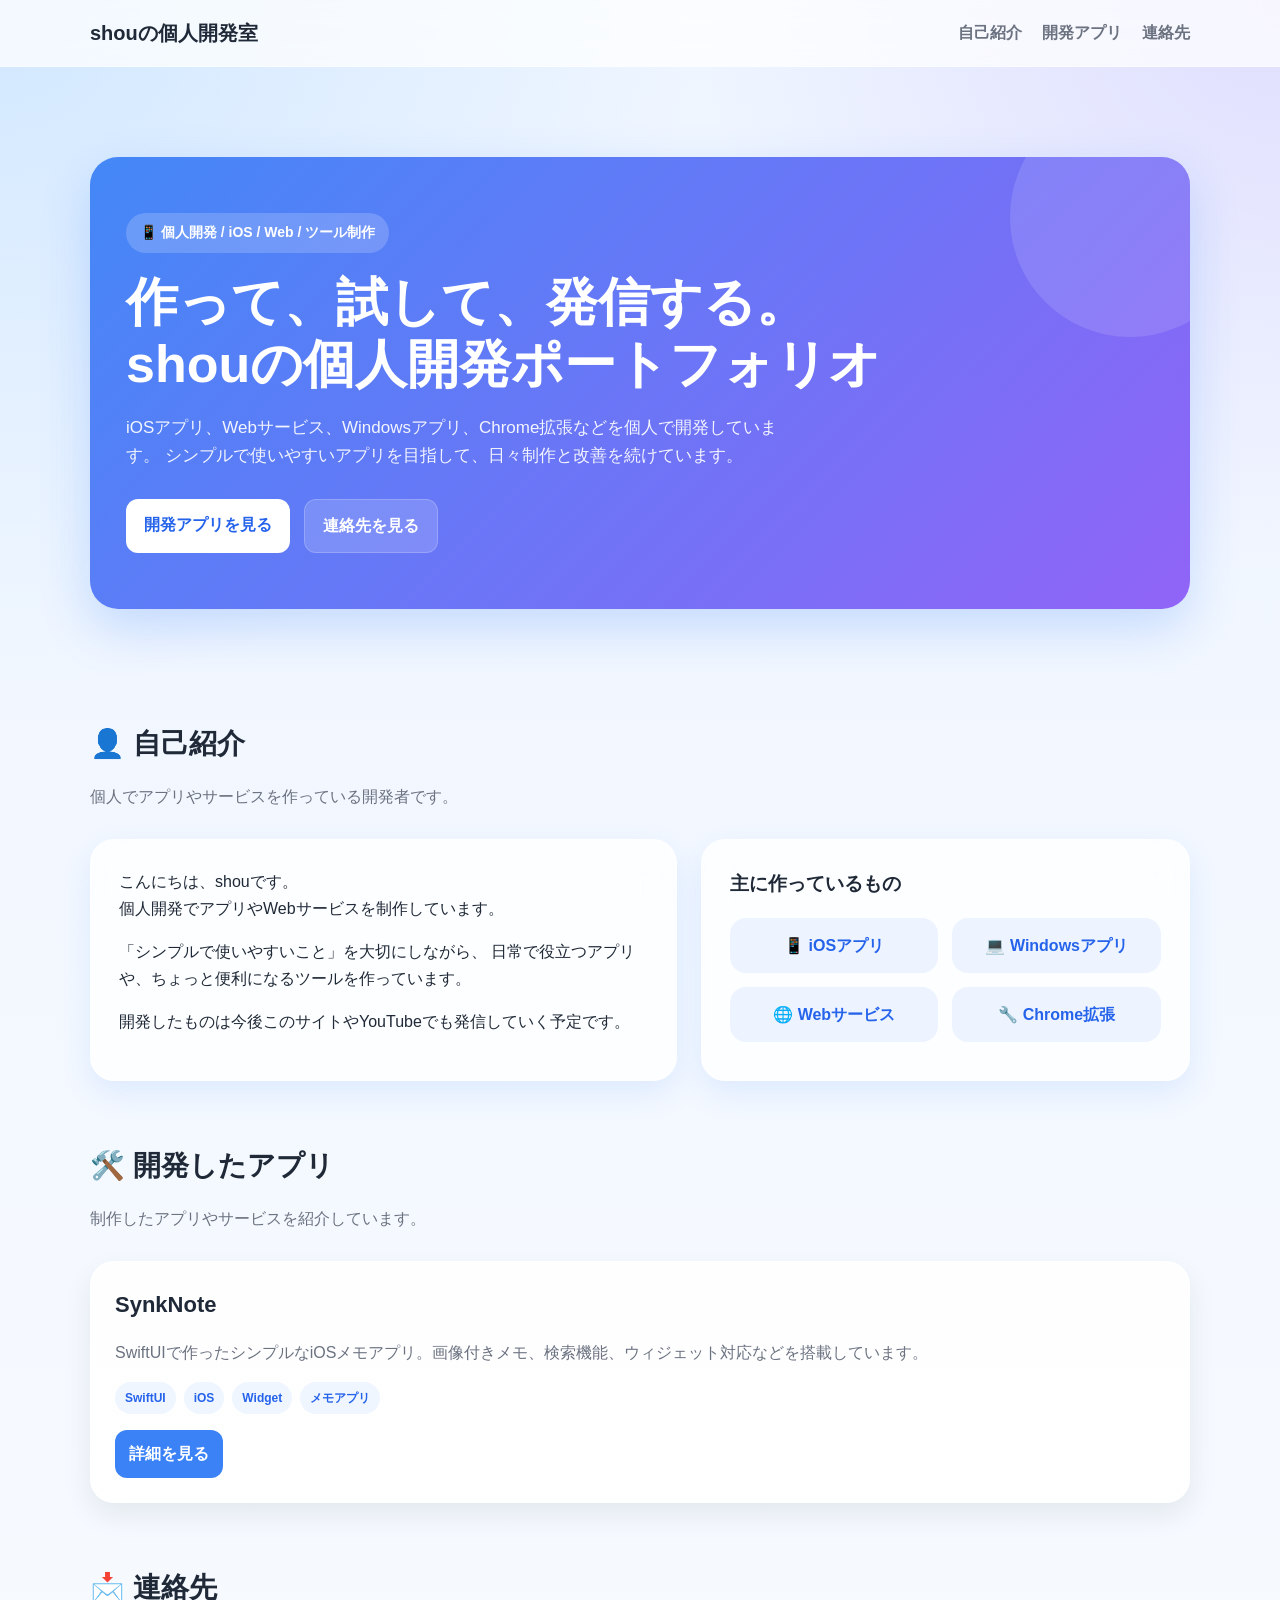
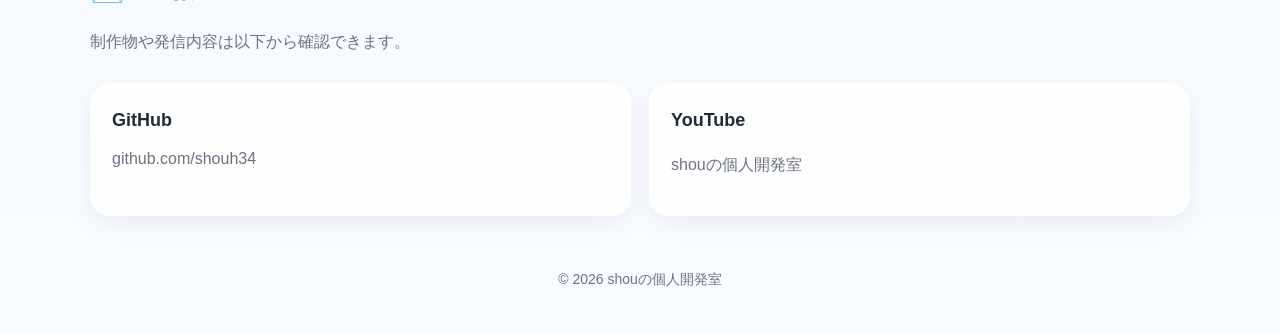
<file: index.html>
<!DOCTYPE html>
<html lang="ja">
<head>
  <meta charset="UTF-8" />
  <meta name="viewport" content="width=device-width, initial-scale=1.0" />
  <title>shouの個人開発室</title>
  <style>
    :root {
      --bg: #f6f9ff;
      --card: rgba(255, 255, 255, 0.78);
      --text: #1f2937;
      --subtext: #6b7280;
      --main: #3b82f6;
      --main-dark: #2563eb;
      --accent: #8b5cf6;
      --border: rgba(255, 255, 255, 0.4);
      --shadow: 0 12px 30px rgba(59, 130, 246, 0.12);
    }

    * {
      box-sizing: border-box;
    }

    html {
      scroll-behavior: smooth;
    }

    body {
      margin: 0;
      font-family: -apple-system, BlinkMacSystemFont, "Helvetica Neue", sans-serif;
      background:
        radial-gradient(circle at top left, rgba(79, 172, 254, 0.18), transparent 30%),
        radial-gradient(circle at top right, rgba(139, 92, 246, 0.15), transparent 25%),
        linear-gradient(180deg, #eef5ff 0%, #f8fbff 100%);
      color: var(--text);
      line-height: 1.7;
    }

    a {
      color: inherit;
      text-decoration: none;
    }

    .container {
      width: min(1100px, calc(100% - 32px));
      margin: 0 auto;
    }

    /* ヘッダー */
    header {
      position: sticky;
      top: 0;
      z-index: 100;
      backdrop-filter: blur(12px);
      background: rgba(255, 255, 255, 0.72);
      border-bottom: 1px solid rgba(255, 255, 255, 0.4);
    }

    .header-inner {
      display: flex;
      justify-content: space-between;
      align-items: center;
      padding: 16px 0;
    }

    .logo {
      font-size: 20px;
      font-weight: 800;
      color: var(--text);
    }

    nav {
      display: flex;
      gap: 20px;
      flex-wrap: wrap;
    }

    nav a {
      color: var(--subtext);
      font-weight: 600;
      transition: 0.2s;
    }

    nav a:hover {
      color: var(--main);
    }

    /* ヒーロー */
    .hero {
      padding: 90px 0 60px;
    }

    .hero-box {
      background: linear-gradient(135deg, rgba(59,130,246,0.95), rgba(139,92,246,0.95));
      color: white;
      border-radius: 28px;
      padding: 56px 36px;
      box-shadow: 0 20px 50px rgba(59, 130, 246, 0.24);
      position: relative;
      overflow: hidden;
    }

    .hero-box::after {
      content: "";
      position: absolute;
      width: 240px;
      height: 240px;
      background: rgba(255,255,255,0.12);
      border-radius: 50%;
      top: -60px;
      right: -60px;
    }

    .hero-tag {
      display: inline-block;
      padding: 8px 14px;
      border-radius: 999px;
      background: rgba(255,255,255,0.18);
      font-size: 14px;
      font-weight: 700;
      margin-bottom: 18px;
    }

    .hero h1 {
      font-size: clamp(32px, 5vw, 52px);
      line-height: 1.2;
      margin: 0 0 18px;
    }

    .hero p {
      font-size: 17px;
      margin: 0;
      max-width: 680px;
      color: rgba(255,255,255,0.92);
    }

    .hero-buttons {
      display: flex;
      gap: 14px;
      flex-wrap: wrap;
      margin-top: 28px;
    }

    .btn {
      display: inline-block;
      padding: 12px 18px;
      border-radius: 12px;
      font-weight: 700;
      transition: 0.2s ease;
    }

    .btn-primary {
      background: white;
      color: var(--main-dark);
    }

    .btn-primary:hover {
      transform: translateY(-2px);
    }

    .btn-secondary {
      background: rgba(255,255,255,0.16);
      color: white;
      border: 1px solid rgba(255,255,255,0.2);
    }

    .btn-secondary:hover {
      transform: translateY(-2px);
    }

    /* 共通セクション */
    section {
      padding: 28px 0 10px;
    }

    .section-title {
      font-size: 28px;
      margin-bottom: 10px;
    }

    .section-desc {
      color: var(--subtext);
      margin-bottom: 28px;
    }

    /* カード */
    .glass-card {
      background: var(--card);
      backdrop-filter: blur(14px);
      border: 1px solid var(--border);
      box-shadow: var(--shadow);
      border-radius: 24px;
      padding: 28px;
    }

    /* 自己紹介 */
    .about-grid {
      display: grid;
      grid-template-columns: 1.2fr 1fr;
      gap: 24px;
      align-items: stretch;
    }

    .about-text p {
      margin-top: 0;
      color: var(--text);
    }

    .skill-list {
      display: grid;
      grid-template-columns: repeat(2, 1fr);
      gap: 14px;
      margin-top: 18px;
    }

    .skill-item {
      background: rgba(59,130,246,0.08);
      border-radius: 16px;
      padding: 14px;
      font-weight: 700;
      color: var(--main-dark);
      text-align: center;
    }

    /* アプリ */
    .apps {
      display: grid;
      grid-template-columns: repeat(auto-fit, minmax(280px, 1fr));
      gap: 24px;
    }

    .app-card {
      background: rgba(255,255,255,0.85);
      border: 1px solid rgba(255,255,255,0.5);
      border-radius: 24px;
      padding: 24px;
      box-shadow: 0 12px 28px rgba(15, 23, 42, 0.08);
      transition: 0.25s ease;
    }

    .app-card:hover {
      transform: translateY(-6px);
      box-shadow: 0 18px 40px rgba(15, 23, 42, 0.12);
    }

    .app-icon {
      width: 300px;
      height: 400px;
      border-radius: 22px;
      object-fit: cover;
      display: block;
      margin-bottom: 18px;
      box-shadow: 0 10px 24px rgba(0,0,0,0.12);
    }

    .app-card h3 {
      margin: 0 0 10px;
      font-size: 22px;
    }

    .app-card p {
      color: var(--subtext);
      margin-bottom: 16px;
    }

    .tag-wrap {
      display: flex;
      gap: 8px;
      flex-wrap: wrap;
      margin-bottom: 16px;
    }

    .tag {
      display: inline-block;
      padding: 6px 10px;
      border-radius: 999px;
      background: #eff6ff;
      color: var(--main-dark);
      font-size: 12px;
      font-weight: 700;
    }

    .app-link {
      display: inline-block;
      padding: 10px 14px;
      border-radius: 12px;
      background: var(--main);
      color: white;
      font-weight: 700;
    }

    .app-link:hover {
      background: var(--main-dark);
    }

    /* 連絡先 */
    .contact-links {
      display: grid;
      grid-template-columns: repeat(auto-fit, minmax(240px, 1fr));
      gap: 18px;
    }

    .contact-card {
      background: rgba(255,255,255,0.84);
      border-radius: 20px;
      padding: 22px;
      box-shadow: 0 8px 24px rgba(0,0,0,0.06);
    }

    .contact-card h3 {
      margin-top: 0;
      margin-bottom: 10px;
      font-size: 18px;
    }

    .contact-card p,
    .contact-card a {
      color: var(--subtext);
      word-break: break-all;
    }

    footer {
      text-align: center;
      padding: 42px 20px;
      color: var(--subtext);
      font-size: 14px;
    }

    @media (max-width: 820px) {
      .about-grid {
        grid-template-columns: 1fr;
      }

      .header-inner {
        flex-direction: column;
        gap: 12px;
      }

      nav {
        justify-content: center;
      }
    }

    @media (max-width: 600px) {
      .hero {
        padding-top: 50px;
      }

      .hero-box {
        padding: 34px 22px;
        border-radius: 22px;
      }

      .skill-list {
        grid-template-columns: 1fr;
      }

      .section-title {
        font-size: 24px;
      }
    }
  </style>
</head>
<body>

  <header>
    <div class="container header-inner">
      <div class="logo">shouの個人開発室</div>
      <nav>
        <a href="#about">自己紹介</a>
        <a href="#apps">開発アプリ</a>
        <a href="#contact">連絡先</a>
      </nav>
    </div>
  </header>

  <main class="container">

    <section class="hero">
      <div class="hero-box">
        <div class="hero-tag">📱 個人開発 / iOS / Web / ツール制作</div>
        <h1>作って、試して、発信する。<br>shouの個人開発ポートフォリオ</h1>
        <p>
          iOSアプリ、Webサービス、Windowsアプリ、Chrome拡張などを個人で開発しています。
          シンプルで使いやすいアプリを目指して、日々制作と改善を続けています。
        </p>
        <div class="hero-buttons">
          <a href="#apps" class="btn btn-primary">開発アプリを見る</a>
          <a href="#contact" class="btn btn-secondary">連絡先を見る</a>
        </div>
      </div>
    </section>

    <section id="about">
      <h2 class="section-title">👤 自己紹介</h2>
      <p class="section-desc">個人でアプリやサービスを作っている開発者です。</p>

      <div class="about-grid">
        <div class="glass-card about-text">
          <p>
            こんにちは、shouです。<br>
            個人開発でアプリやWebサービスを制作しています。
          </p>
          <p>
            「シンプルで使いやすいこと」を大切にしながら、
            日常で役立つアプリや、ちょっと便利になるツールを作っています。
          </p>
          <p>
            開発したものは今後このサイトやYouTubeでも発信していく予定です。
          </p>
        </div>

        <div class="glass-card">
          <h3 style="margin-top:0;">主に作っているもの</h3>
          <div class="skill-list">
            <div class="skill-item">📱 iOSアプリ</div>
            <div class="skill-item">💻 Windowsアプリ</div>
            <div class="skill-item">🌐 Webサービス</div>
            <div class="skill-item">🔧 Chrome拡張</div>
          </div>
        </div>
      </div>
    </section>

    <section id="apps">
      <h2 class="section-title">🛠️ 開発したアプリ</h2>
      <p class="section-desc">制作したアプリやサービスを紹介しています。</p>

      <div class="apps">
        <div class="app-card">
          <h3>SynkNote</h3>
          <p>
            SwiftUIで作ったシンプルなiOSメモアプリ。画像付きメモ、検索機能、ウィジェット対応などを搭載しています。
          </p>

          <div class="tag-wrap">
            <span class="tag">SwiftUI</span>
            <span class="tag">iOS</span>
            <span class="tag">Widget</span>
            <span class="tag">メモアプリ</span>
          </div>

          <a href="develop.html" class="app-link">詳細を見る</a>
        </div>
      </div>
    </section>

    <section id="contact">
      <h2 class="section-title">📩 連絡先</h2>
      <p class="section-desc">制作物や発信内容は以下から確認できます。</p>

      <div class="contact-links">
        <div class="contact-card">
          <h3>GitHub</h3>
          <a href="https://github.com/shouh34" target="_blank" rel="noopener noreferrer">
            github.com/shouh34
          </a>
        </div>

        <div class="contact-card">
          <h3>YouTube</h3>
          <p>shouの個人開発室</p>
        </div>
      </div>
    </section>

  </main>

  <footer>
    © 2026 shouの個人開発室
  </footer>

</body>
</html>
</file>
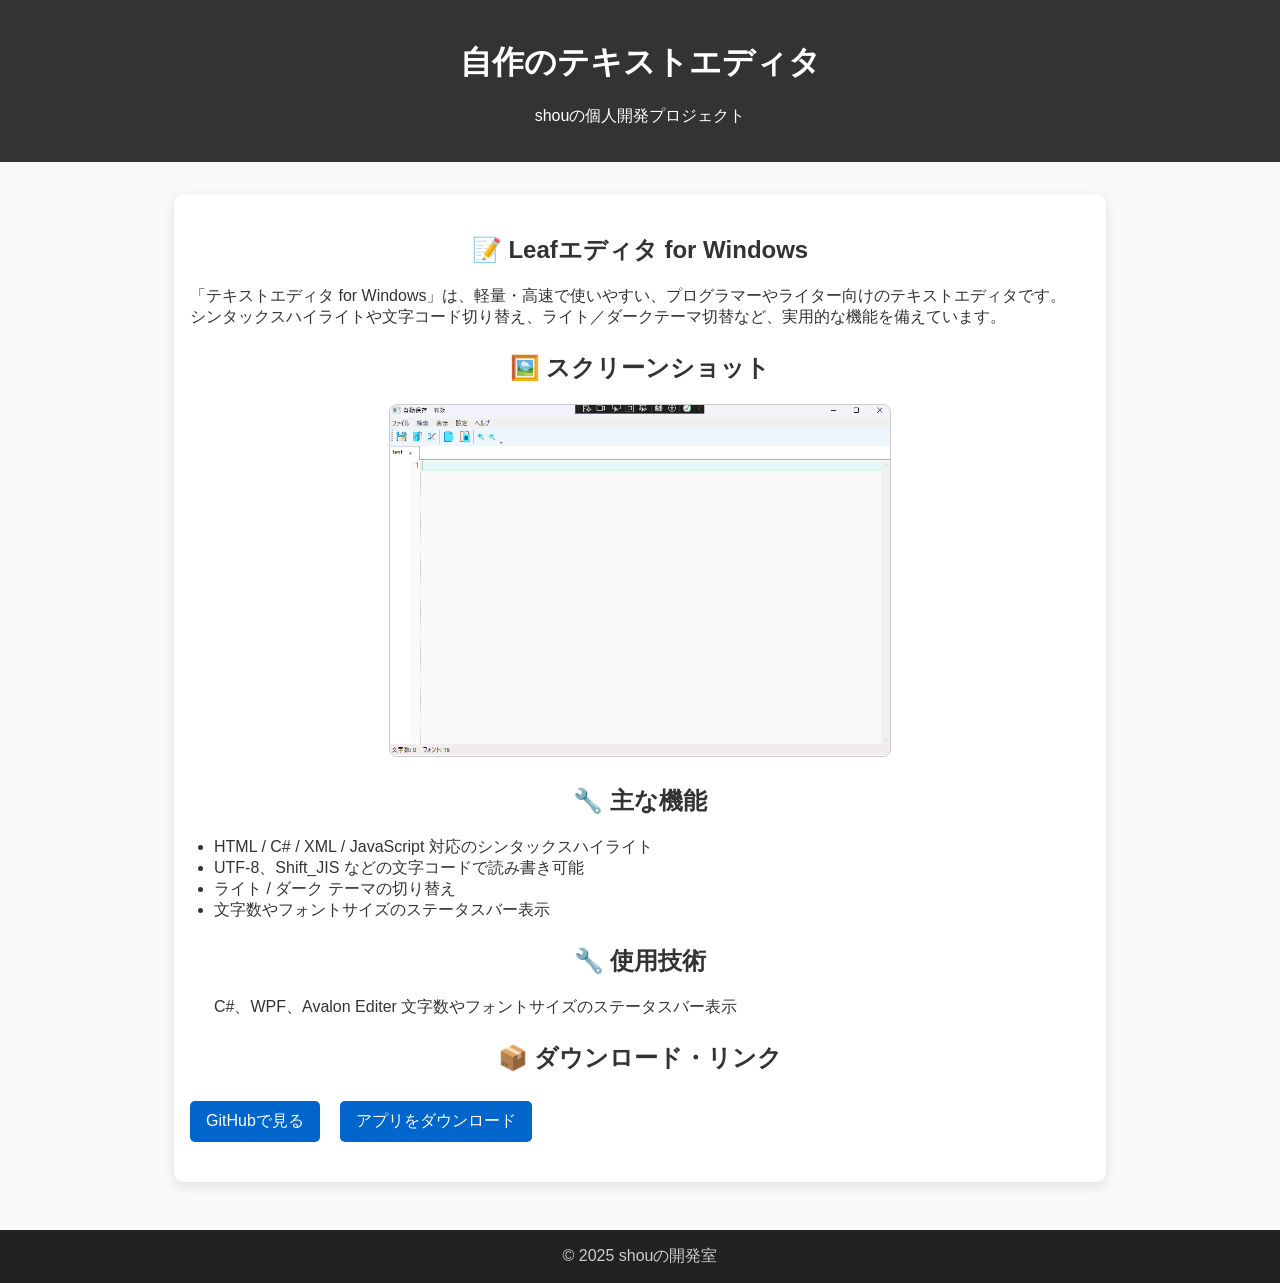
<file: app_index1.html>
<!DOCTYPE html>
<html lang="ja">
<head>
  <meta charset="UTF-8" />
  <meta name="viewport" content="width=device-width, initial-scale=1.0"/>
  <title>ファイル整理アプリ | shouの開発室</title>
  <style>
    body {
      font-family: "Segoe UI", sans-serif;
      margin: 0;
      padding: 0;
      background-color: #f9f9f9;
      color: #333;
    }

    header {
      background-color: #333;
      color: #fff;
      padding: 1.2rem;
      text-align: center;
    }

    main {
      max-width: 900px;
      margin: 2rem auto;
      padding: 1rem;
      background: white;
      border-radius: 10px;
      box-shadow: 0 4px 12px rgba(0, 0, 0, 0.1);
    }

    h1, h2 {
      text-align: center;
    }

    .screenshot {
      text-align: center;
      margin: 1.5rem 0;
    }

    .screenshot img {
      max-width: 100%;
      height: auto;
      border-radius: 8px;
      border: 1px solid #ccc;
    }

    .description, .features, .links {
      margin: 1.5rem 0;
    }

    ul {
      padding-left: 1.5rem;
    }

    .links a {
      display: inline-block;
      margin: 0.5rem 1rem 0 0;
      padding: 0.6rem 1rem;
      background-color: #0066cc;
      color: #fff;
      text-decoration: none;
      border-radius: 5px;
      transition: background-color 0.3s;
    }

    .links a:hover {
      background-color: #004d99;
    }

    footer {
      text-align: center;
      padding: 1rem;
      margin-top: 3rem;
      background-color: #222;
      color: #ccc;
    }

    @media screen and (max-width: 600px) {
      main {
        margin: 1rem;
      }

      .links a {
        display: block;
        margin: 0.5rem 0;
      }
    }
  </style>
</head>
<body>

  <header>
    <h1>自作のテキストエディタ</h1>
    <p>shouの個人開発プロジェクト</p>
  </header>

  <main><!-- ここから追加：テキストエディタ -->
<section class="description">
  <h2>📝 Leafエディタ for Windows</h2>
  <p>
    「テキストエディタ for Windows」は、軽量・高速で使いやすい、プログラマーやライター向けのテキストエディタです。<br>
    シンタックスハイライトや文字コード切り替え、ライト／ダークテーマ切替など、実用的な機能を備えています。
  </p>
</section>

<section class="screenshot">
  <h2>🖼️ スクリーンショット</h2>
  <img src="img1.png" alt="テキストエディタ画面" width="500" height="300">
</section>

<section class="features">
  <h2>🔧 主な機能</h2>
  <ul>
    <li>HTML / C# / XML / JavaScript 対応のシンタックスハイライト</li>
    <li>UTF-8、Shift_JIS などの文字コードで読み書き可能</li>
    <li>ライト / ダーク テーマの切り替え</li>
    <li>文字数やフォントサイズのステータスバー表示</li>
  </ul>
</section>



<section class="features">
  <h2>🔧 使用技術</h2>
  <ul>
    C#、WPF、Avalon Editer
    文字数やフォントサイズのステータスバー表示
  </ul>
</section>



<section class="links">
  <h2>📦 ダウンロード・リンク</h2>
  <a href="https://github.com/shouh34/Leaf-Edit/tree/ver1.0" target="_blank">GitHubで見る</a>
  <a href="" target="_blank">アプリをダウンロード</a>
</section>
<!-- ここまで追加 -->

  </main>

  <footer>
    &copy; 2025 shouの開発室
  </footer>

</body>
</html>
</file>
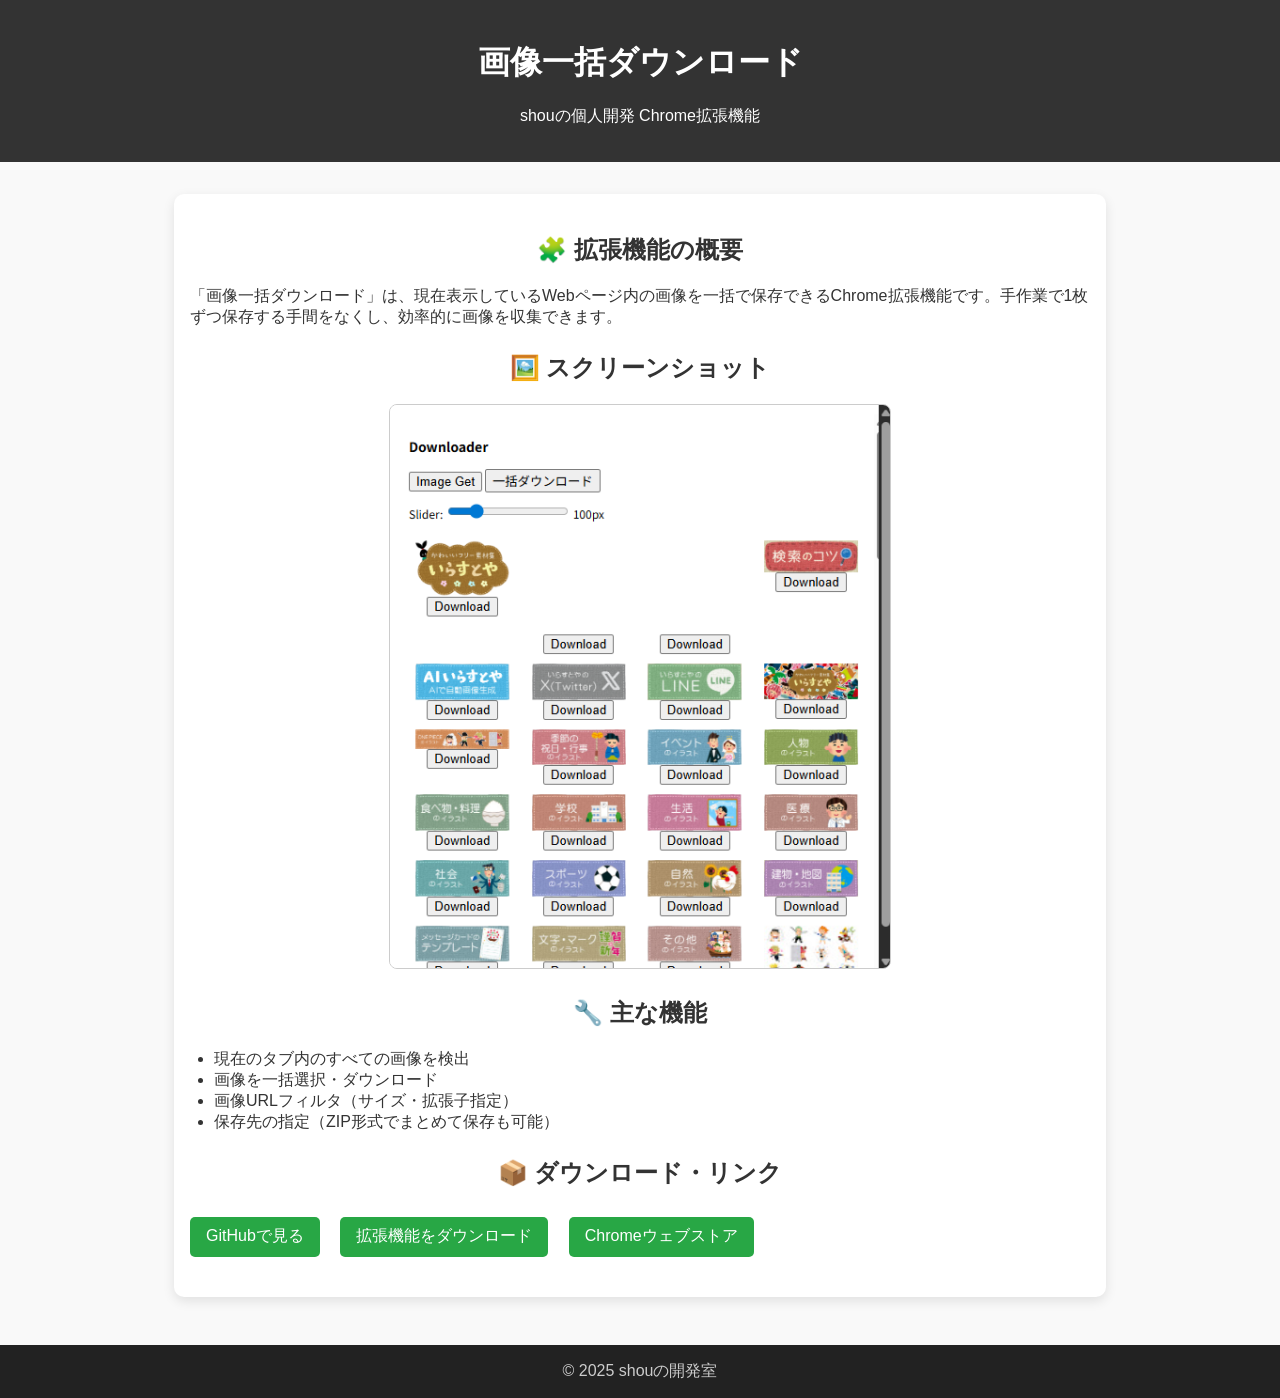
<file: chromeapp.html>
<!DOCTYPE html>
<html lang="ja">
<head>
  <meta charset="UTF-8" />
  <meta name="viewport" content="width=device-width, initial-scale=1.0"/>
  <title>画像一括ダウンロード拡張機能 | shouの開発室</title>
  <style>
    body {
      font-family: "Segoe UI", sans-serif;
      margin: 0;
      padding: 0;
      background-color: #f9f9f9;
      color: #333;
    }

    header {
      background-color: #333;
      color: #fff;
      padding: 1.2rem;
      text-align: center;
    }

    main {
      max-width: 900px;
      margin: 2rem auto;
      padding: 1rem;
      background: white;
      border-radius: 10px;
      box-shadow: 0 4px 12px rgba(0, 0, 0, 0.1);
    }

    h1, h2 {
      text-align: center;
    }

    .screenshot {
      text-align: center;
      margin: 1.5rem 0;
    }

    .screenshot img {
      max-width: 100%;
      height: auto;
      border-radius: 8px;
      border: 1px solid #ccc;
    }

    .description, .features, .links {
      margin: 1.5rem 0;
    }

    ul {
      padding-left: 1.5rem;
    }

    .links a {
      display: inline-block;
      margin: 0.5rem 1rem 0 0;
      padding: 0.6rem 1rem;
      background-color: #28a745;
      color: #fff;
      text-decoration: none;
      border-radius: 5px;
      transition: background-color 0.3s;
    }

    .links a:hover {
      background-color: #1e7e34;
    }

    footer {
      text-align: center;
      padding: 1rem;
      margin-top: 3rem;
      background-color: #222;
      color: #ccc;
    }

    @media screen and (max-width: 600px) {
      main {
        margin: 1rem;
      }

      .links a {
        display: block;
        margin: 0.5rem 0;
      }
    }
  </style>
</head>
<body>

  <header>
    <h1>画像一括ダウンロード</h1>
    <p>shouの個人開発 Chrome拡張機能</p>
  </header>

  <main>
    <section class="description">
      <h2>🧩 拡張機能の概要</h2>
      <p>
        「画像一括ダウンロード」は、現在表示しているWebページ内の画像を一括で保存できるChrome拡張機能です。手作業で1枚ずつ保存する手間をなくし、効率的に画像を収集できます。
      </p>
    </section>

    <section class="screenshot">
      <h2>🖼️ スクリーンショット</h2>
      <img src="screen2.png" alt="拡張機能の画面" width="500" height="300">
    </section>

    <section class="features">
      <h2>🔧 主な機能</h2>
      <ul>
        <li>現在のタブ内のすべての画像を検出</li>
        <li>画像を一括選択・ダウンロード</li>
        <li>画像URLフィルタ（サイズ・拡張子指定）</li>
        <li>保存先の指定（ZIP形式でまとめて保存も可能）</li>
      </ul>
    </section>

    <section class="links">
      <h2>📦 ダウンロード・リンク</h2>
      <a href="https://github.com/yourname/image-downloader-extension" target="_blank">GitHubで見る</a>
      <a href="https://yourdomain.com/download/imagedownloader.crx" target="_blank">拡張機能をダウンロード</a>
      <a href="https://chrome.google.com/webstore/detail/your-extension-id" target="_blank">Chromeウェブストア</a>
    </section>
  </main>

  <footer>
    &copy; 2025 shouの開発室
  </footer>

</body>
</html>
</file>
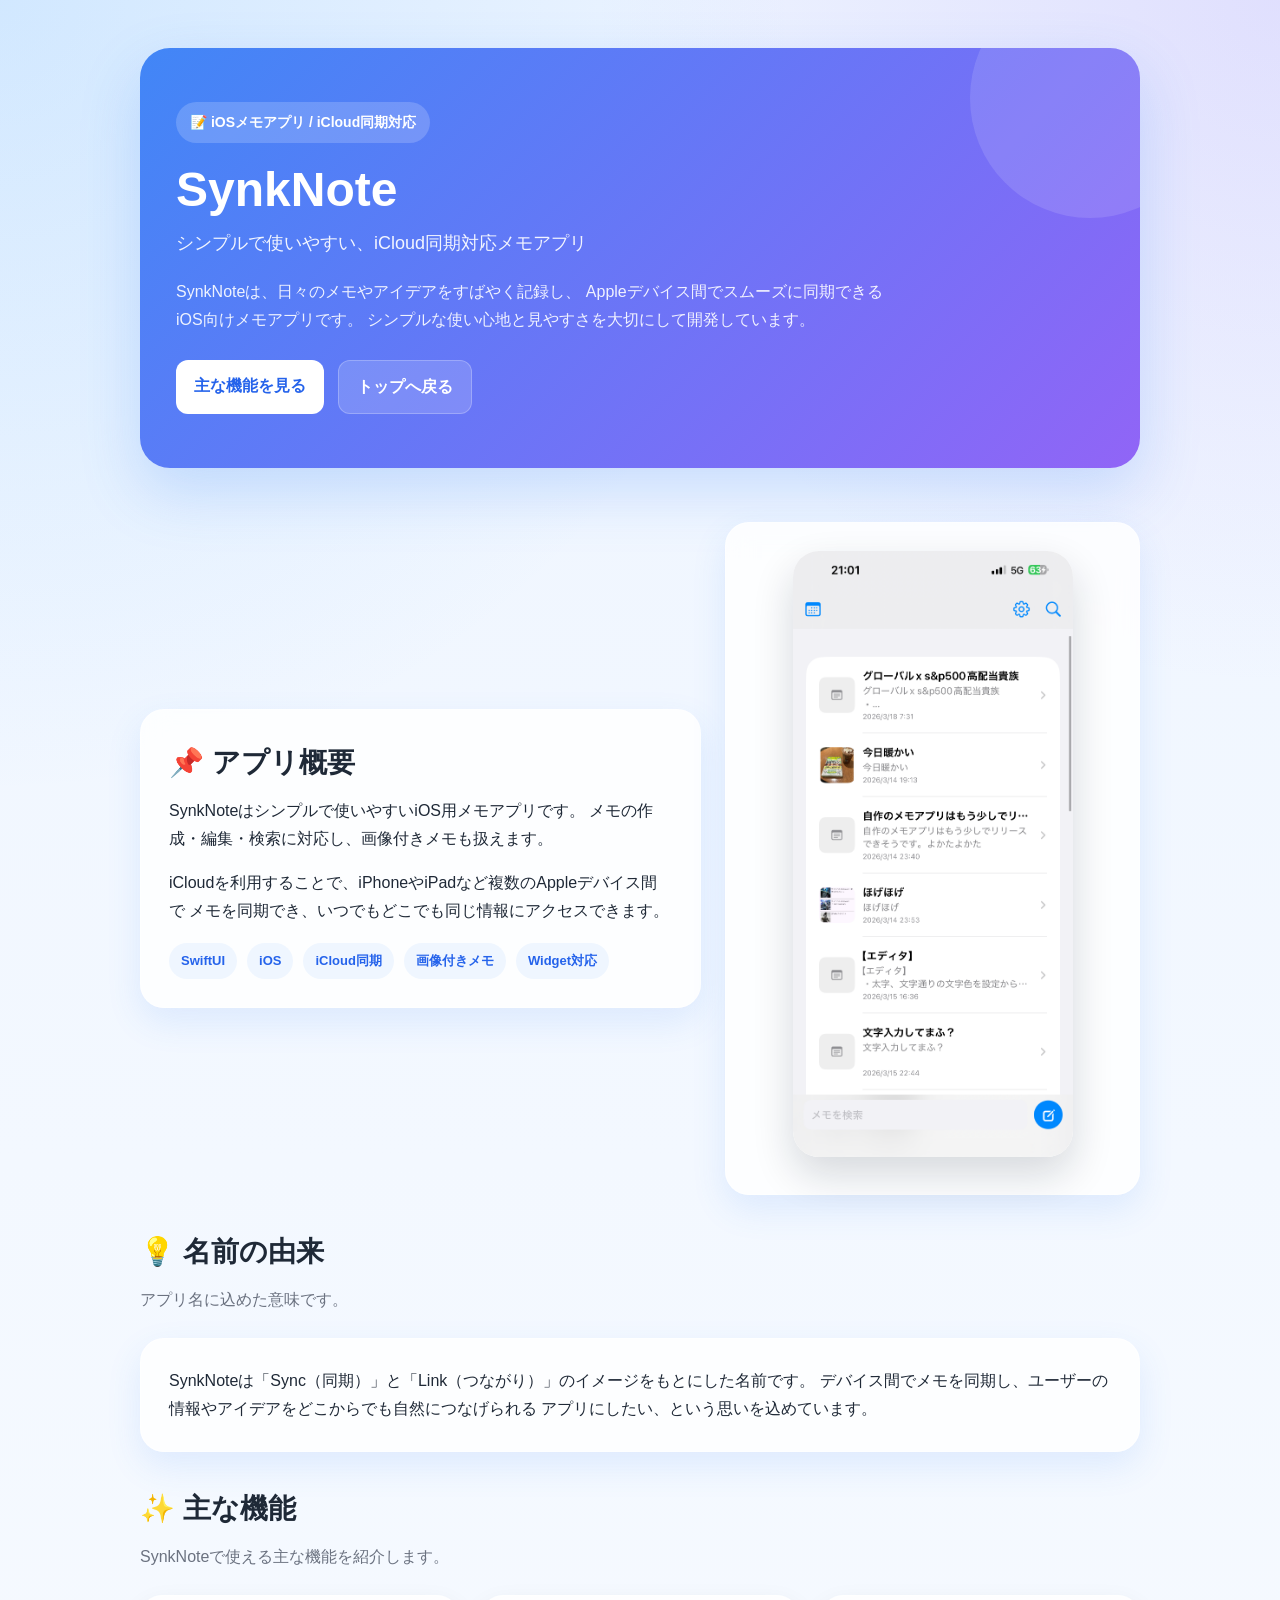
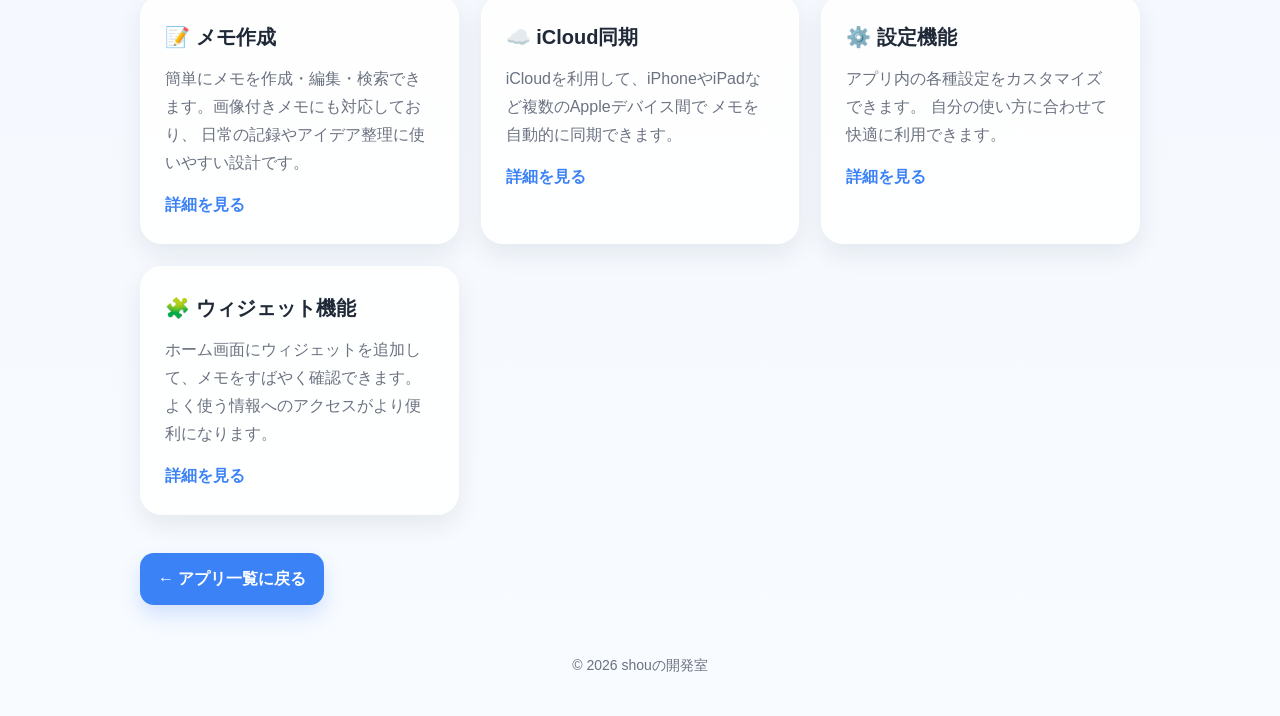
<file: develop.html>
<!DOCTYPE html>
<html lang="ja">
<head>
  <meta charset="UTF-8" />
  <meta name="viewport" content="width=device-width, initial-scale=1.0" />
  <title>SynkNote - アプリ詳細</title>

  <style>
    :root{
      --bg:#f6f9ff;
      --card:rgba(255,255,255,0.82);
      --text:#1f2937;
      --sub:#6b7280;
      --main:#3b82f6;
      --main-dark:#2563eb;
      --accent:#8b5cf6;
      --border:rgba(255,255,255,0.45);
      --shadow:0 14px 35px rgba(59,130,246,0.12);
    }

    *{
      box-sizing:border-box;
    }

    html{
      scroll-behavior:smooth;
    }

    body{
      margin:0;
      font-family:-apple-system,BlinkMacSystemFont,"Helvetica Neue",sans-serif;
      background:
        radial-gradient(circle at top left, rgba(79,172,254,0.18), transparent 30%),
        radial-gradient(circle at top right, rgba(139,92,246,0.14), transparent 26%),
        linear-gradient(180deg,#eef5ff 0%,#f8fbff 100%);
      color:var(--text);
      line-height:1.75;
    }

    a{
      text-decoration:none;
      color:inherit;
    }

    .container{
      width:min(1000px,calc(100% - 32px));
      margin:0 auto;
    }

    /* ヒーロー */
    .hero{
      padding:48px 0 30px;
    }

    .hero-box{
      position:relative;
      overflow:hidden;
      border-radius:30px;
      padding:54px 36px;
      color:white;
      background:linear-gradient(135deg,rgba(59,130,246,0.96),rgba(139,92,246,0.94));
      box-shadow:0 24px 60px rgba(59,130,246,0.22);
    }

    .hero-box::after{
      content:"";
      position:absolute;
      top:-70px;
      right:-70px;
      width:240px;
      height:240px;
      border-radius:50%;
      background:rgba(255,255,255,0.12);
    }

    .hero-tag{
      display:inline-block;
      padding:8px 14px;
      border-radius:999px;
      background:rgba(255,255,255,0.18);
      font-size:14px;
      font-weight:700;
      margin-bottom:18px;
    }

    .hero h1{
      margin:0 0 10px;
      font-size:clamp(30px,5vw,48px);
      line-height:1.2;
    }

    .hero-sub{
      margin:0 0 18px;
      font-size:18px;
      color:rgba(255,255,255,0.92);
    }

    .hero-desc{
      max-width:720px;
      margin:0;
      color:rgba(255,255,255,0.9);
      font-size:16px;
    }

    .hero-buttons{
      display:flex;
      flex-wrap:wrap;
      gap:14px;
      margin-top:26px;
    }

    .btn{
      display:inline-block;
      padding:12px 18px;
      border-radius:12px;
      font-weight:700;
      transition:0.2s ease;
    }

    .btn-primary{
      background:white;
      color:var(--main-dark);
    }

    .btn-primary:hover{
      transform:translateY(-2px);
    }

    .btn-secondary{
      background:rgba(255,255,255,0.16);
      border:1px solid rgba(255,255,255,0.24);
      color:white;
    }

    .btn-secondary:hover{
      transform:translateY(-2px);
    }

    /* セクション */
    section{
      padding:24px 0 8px;
    }

    .section-title{
      font-size:28px;
      margin:0 0 10px;
    }

    .section-desc{
      color:var(--sub);
      margin:0 0 24px;
    }

    .glass-card{
      background:var(--card);
      backdrop-filter:blur(14px);
      border:1px solid var(--border);
      box-shadow:var(--shadow);
      border-radius:24px;
      padding:28px;
    }

    /* 概要 */
    .intro-grid{
      display:grid;
      grid-template-columns:1.15fr 0.85fr;
      gap:24px;
      align-items:center;
    }

    .intro-text p{
      margin-top:0;
    }

    .app-meta{
      display:flex;
      flex-wrap:wrap;
      gap:10px;
      margin-top:18px;
    }

    .tag{
      display:inline-block;
      padding:7px 12px;
      border-radius:999px;
      background:#eff6ff;
      color:var(--main-dark);
      font-size:13px;
      font-weight:700;
    }

    /* スクリーンショット */
    .shot-card{
      text-align:center;
    }

    .shot-card img{
      width:min(280px,100%);
      border-radius:26px;
      box-shadow:0 18px 40px rgba(15,23,42,0.16);
    }

    /* 名前の由来 */
    .name-box p{
      margin:0;
      color:var(--text);
    }

    /* 機能一覧 */
    .feature-grid{
      display:grid;
      grid-template-columns:repeat(auto-fit,minmax(260px,1fr));
      gap:22px;
    }

    .feature-card{
      background:rgba(255,255,255,0.86);
      border:1px solid rgba(255,255,255,0.55);
      border-radius:22px;
      padding:24px;
      box-shadow:0 10px 26px rgba(15,23,42,0.08);
      transition:0.25s ease;
    }

    .feature-card:hover{
      transform:translateY(-6px);
      box-shadow:0 18px 38px rgba(15,23,42,0.12);
    }

    .feature-card h3{
      margin:0 0 10px;
      font-size:20px;
    }

    .feature-card p{
      margin:0 0 14px;
      color:var(--sub);
    }

    .feature-link{
      display:inline-block;
      color:var(--main);
      font-weight:700;
    }

    .feature-link:hover{
      color:var(--main-dark);
    }

    /* 戻るボタン */
    .back-wrap{
      padding:30px 0 10px;
    }

    .back-btn{
      display:inline-block;
      padding:12px 18px;
      border-radius:14px;
      background:var(--main);
      color:white;
      font-weight:700;
      box-shadow:0 10px 20px rgba(59,130,246,0.2);
    }

    .back-btn:hover{
      background:var(--main-dark);
    }

    footer{
      text-align:center;
      padding:38px 20px;
      color:var(--sub);
      font-size:14px;
    }

    @media(max-width:820px){
      .intro-grid{
        grid-template-columns:1fr;
      }

      .hero-box{
        padding:40px 24px;
        border-radius:24px;
      }
    }

    @media(max-width:600px){
      .section-title{
        font-size:24px;
      }

      .hero{
        padding-top:28px;
      }

      .hero-sub{
        font-size:16px;
      }
    }
  </style>
</head>

<body>

  <main class="container">

    <section class="hero">
      <div class="hero-box">
        <div class="hero-tag">📝 iOSメモアプリ / iCloud同期対応</div>
        <h1>SynkNote</h1>
        <p class="hero-sub">シンプルで使いやすい、iCloud同期対応メモアプリ</p>
        <p class="hero-desc">
          SynkNoteは、日々のメモやアイデアをすばやく記録し、
          Appleデバイス間でスムーズに同期できるiOS向けメモアプリです。
          シンプルな使い心地と見やすさを大切にして開発しています。
        </p>

        <div class="hero-buttons">
          <a href="#features" class="btn btn-primary">主な機能を見る</a>
          <a href="index.html" class="btn btn-secondary">トップへ戻る</a>
        </div>
      </div>
    </section>

    <section>
      <div class="intro-grid">
        <div class="glass-card intro-text">
          <h2 class="section-title">📌 アプリ概要</h2>
          <p>
            SynkNoteはシンプルで使いやすいiOS用メモアプリです。
            メモの作成・編集・検索に対応し、画像付きメモも扱えます。
          </p>
          <p>
            iCloudを利用することで、iPhoneやiPadなど複数のAppleデバイス間で
            メモを同期でき、いつでもどこでも同じ情報にアクセスできます。
          </p>

          <div class="app-meta">
            <span class="tag">SwiftUI</span>
            <span class="tag">iOS</span>
            <span class="tag">iCloud同期</span>
            <span class="tag">画像付きメモ</span>
            <span class="tag">Widget対応</span>
          </div>
        </div>

        <div class="glass-card shot-card">
          <img src="images.png" alt="SynkNoteのアプリ画面">
        </div>
      </div>
    </section>

    <section>
      <h2 class="section-title">💡 名前の由来</h2>
      <p class="section-desc">アプリ名に込めた意味です。</p>

      <div class="glass-card name-box">
        <p>
          SynkNoteは「Sync（同期）」と「Link（つながり）」のイメージをもとにした名前です。
          デバイス間でメモを同期し、ユーザーの情報やアイデアをどこからでも自然につなげられる
          アプリにしたい、という思いを込めています。
        </p>
      </div>
    </section>

    <section id="features">
      <h2 class="section-title">✨ 主な機能</h2>
      <p class="section-desc">SynkNoteで使える主な機能を紹介します。</p>

      <div class="feature-grid">

        <div class="feature-card">
          <h3>📝 メモ作成</h3>
          <p>
            簡単にメモを作成・編集・検索できます。画像付きメモにも対応しており、
            日常の記録やアイデア整理に使いやすい設計です。
          </p>
          <a href="#" class="feature-link">詳細を見る</a>
        </div>

        <div class="feature-card">
          <h3>☁️ iCloud同期</h3>
          <p>
            iCloudを利用して、iPhoneやiPadなど複数のAppleデバイス間で
            メモを自動的に同期できます。
          </p>
          <a href="#" class="feature-link">詳細を見る</a>
        </div>

        <div class="feature-card">
          <h3>⚙️ 設定機能</h3>
          <p>
            アプリ内の各種設定をカスタマイズできます。
            自分の使い方に合わせて快適に利用できます。
          </p>
          <a href="#" class="feature-link">詳細を見る</a>
        </div>

        <div class="feature-card">
          <h3>🧩 ウィジェット機能</h3>
          <p>
            ホーム画面にウィジェットを追加して、メモをすばやく確認できます。
            よく使う情報へのアクセスがより便利になります。
          </p>
          <a href="#" class="feature-link">詳細を見る</a>
        </div>

      </div>
    </section>

    <div class="back-wrap">
      <a class="back-btn" href="develop.html">← アプリ一覧に戻る</a>
    </div>

  </main>

  <footer>
    © 2026 shouの開発室
  </footer>

</body>
</html>
</file>
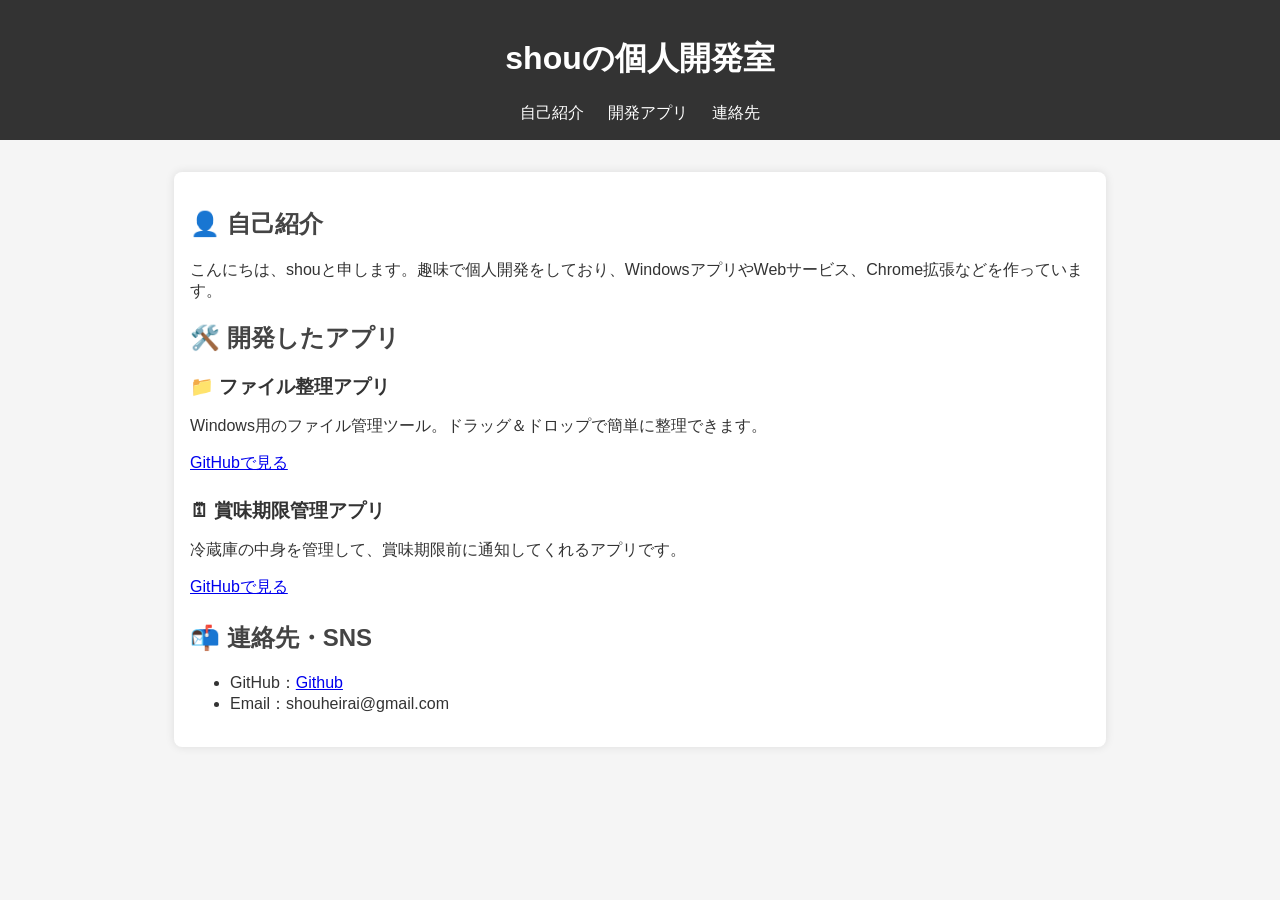
<file: indx.html>
<!DOCTYPE html>
<html lang="ja">
<head>
  <meta charset="UTF-8" />
  <meta name="viewport" content="width=device-width, initial-scale=1.0"/>
  <title>shouの個人開発室</title>
  <style>
    body {
      font-family: "Helvetica", sans-serif;
      margin: 0;
      padding: 0;
      background: #f5f5f5;
      color: #333;
    }

    header {
      background: #333;
      color: white;
      padding: 1rem;
      text-align: center;
    }

    nav a {
      color: #fff;
      margin: 0 10px;
      text-decoration: none;
    }

    .container {
      max-width: 900px;
      margin: 2rem auto;
      padding: 1rem;
      background: white;
      border-radius: 8px;
      box-shadow: 0 0 10px rgba(0,0,0,0.1);
    }

    h2 {
      color: #444;
    }

    .project {
      margin-bottom: 1.5rem;
    }

    .project-title {
      font-size: 1.2rem;
      font-weight: bold;
    }

    footer {
      background: #222;
      color: #ccc;
      text-align: center;
      padding: 1rem;
      position: relative;
      bottom: 0;
      margin-top: 3rem;
    }

    @media screen and (max-width: 600px) {
      .container {
        margin: 1rem;
      }
    }
  </style>
</head>
<body>
  <header>
    <h1>shouの個人開発室</h1>
    <nav>
      <a href="#about">自己紹介</a>
      <a href="#projects">開発アプリ</a>
      <a href="#contact">連絡先</a>
    </nav>
  </header>

  <div class="container">
    <section id="about">
      <h2>👤 自己紹介</h2>
      <p>こんにちは、shouと申します。趣味で個人開発をしており、WindowsアプリやWebサービス、Chrome拡張などを作っています。</p>
    </section>

    <section id="projects">
      <h2>🛠️ 開発したアプリ</h2>

      <div class="project">
        <div class="project-title">📁 ファイル整理アプリ</div>
        <p>Windows用のファイル管理ツール。ドラッグ＆ドロップで簡単に整理できます。</p>
        <a href="https://github.com/yourname/file-organizer" target="_blank">GitHubで見る</a>
      </div>

      <div class="project">
        <div class="project-title">🗓 賞味期限管理アプリ</div>
        <p>冷蔵庫の中身を管理して、賞味期限前に通知してくれるアプリです。</p>
        <a href="https://github.com/yourname/exp-date-app" target="_blank">GitHubで見る</a>
      </div>
    </section>

    <section id="contact">
      <h2>📬 連絡先・SNS</h2>
      <ul>
        <li>GitHub：<a href="https://github.com/shouh34?tab=repositories" target="_blank">Github</a></li>
        <li>Email：shouheirai@gmail.com</li>
      </ul>
    </section>
  </div>

</body>
</html>
</file>
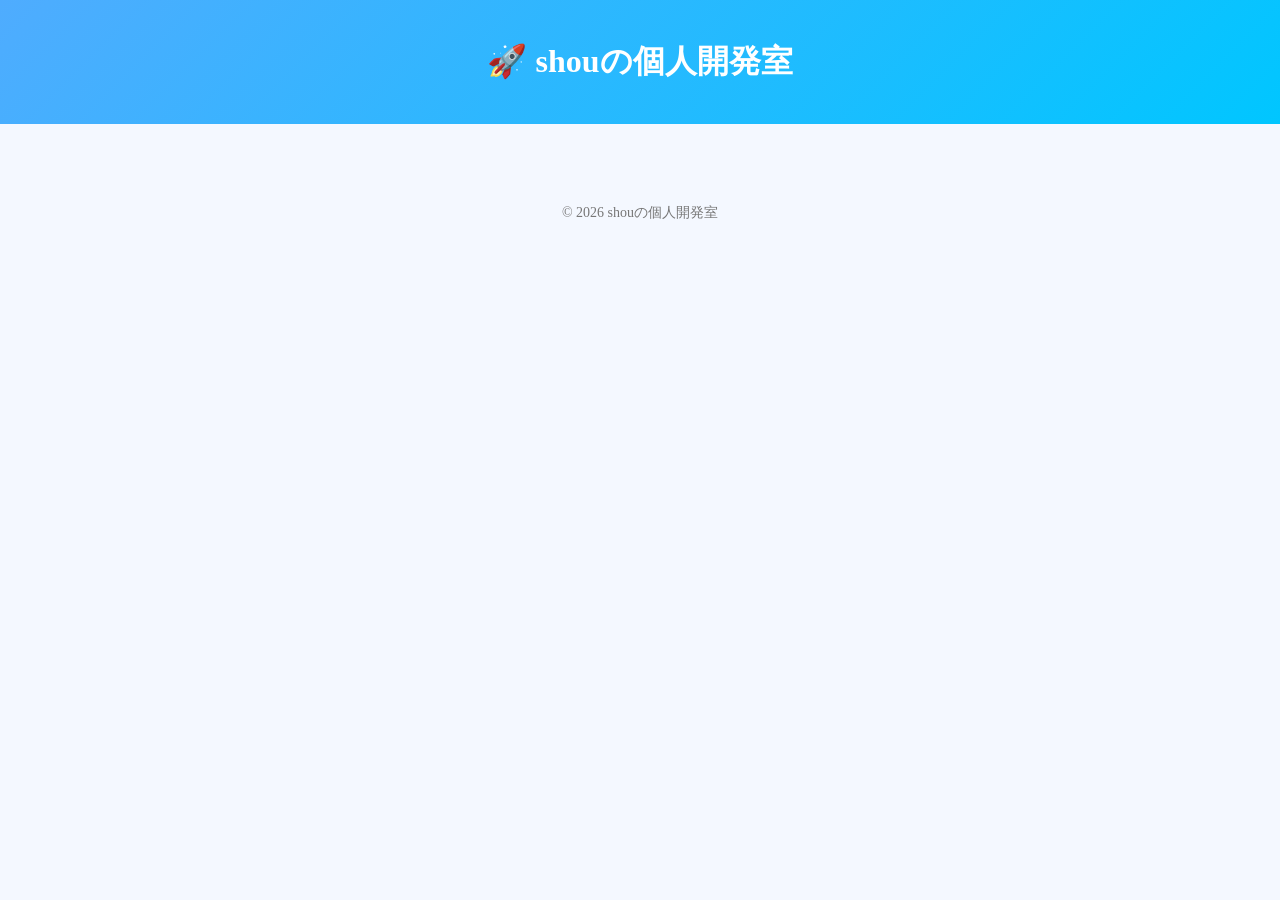
<file: SyncNote.html>
<!DOCTYPE html>
<html lang="ja">
<head>
<meta charset="UTF-8">
<meta name="viewport" content="width=device-width, initial-scale=1.0">
<title>shouの個人開発室</title>

<style>

body{
font-family:-apple-system,BlinkMacSystemFont;
margin:0;
background:#f4f8ff;
color:#333;
}

/* ヘッダー */

header{
background:linear-gradient(135deg,#4facfe,#00c6ff);
color:white;
text-align:center;
padding:40px 20px;
}

header h1{
margin:0;
font-size:32px;
}

nav{
margin-top:15px;
}

nav a{
color:white;
margin:0 12px;
text-decoration:none;
font-weight:bold;
}

nav a:hover{
opacity:0.8;
}

/* コンテナ */

.container{
max-width:1000px;
margin:auto;
padding:30px;
}

/* セクション */

section{
margin-bottom:40px;
}

h2{
border-left:5px solid #4facfe;
padding-left:10px;
}

/* アプリカード */

.apps{
display:grid;
grid-template-columns:repeat(auto-fit,minmax(250px,1fr));
gap:20px;
margin-top:20px;
}

.app-card{
background:white;
padding:20px;
border-radius:12px;
box-shadow:0 4px 15px rgba(0,0,0,0.08);
text-align:center;
}

.app-card img{
width:120px;
border-radius:20px;
margin-bottom:10px;
}

.app-card h3{
margin:10px 0;
}

.button{
display:inline-block;
margin-top:10px;
padding:8px 14px;
background:#4facfe;
color:white;
border-radius:6px;
text-decoration:none;
font-size:14px;
}

.button:hover{
background:#2d8cf0;
}

/* フッター */

footer{
text-align:center;
padding:20px;
color:#777;
font-size:14px;
}

/* スマホ */

@media(max-width:600px){

header h1{
font-size:24px;
}

.container{
padding:20px;
}

}

</style>

</head>

<body>

<header>
<h1>🚀 shouの個人開発室</h1>


</header>


<div class="container">

</div>


<footer>

© 2026 shouの個人開発室

</footer>

</body>
</html>
</file>
